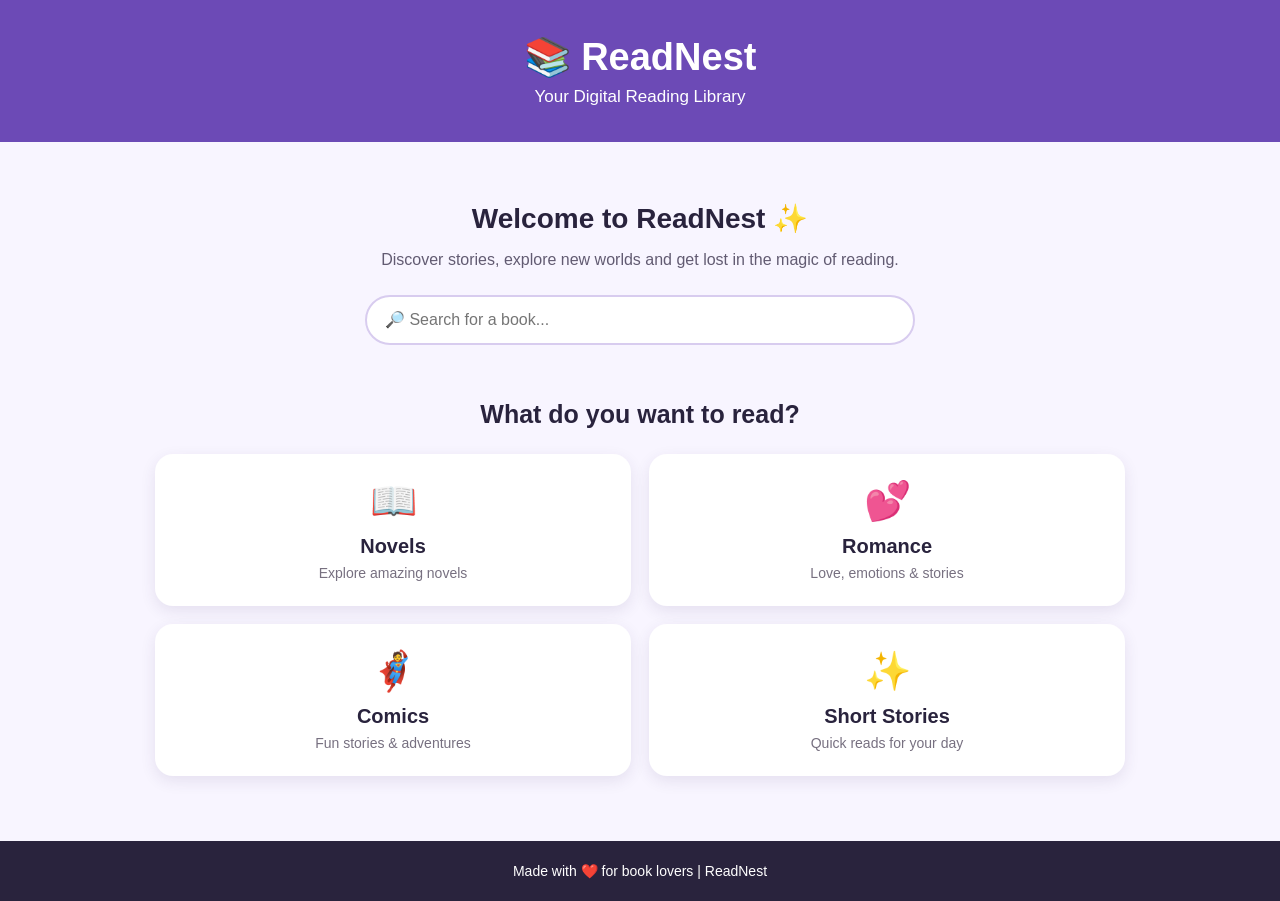
<file: index.html>
<!DOCTYPE html>
<!DOCTYPE html><html>
<head>
    <title>ReadNest - Digital Reading Library</title>
    <link rel="stylesheet" href="style.css">
</head><body><header>
    <h1>📚 ReadNest</h1>
    <p>Your Digital Reading Library</p>
</header>

<main>

    <section class="hero">
        <h2>Welcome to ReadNest ✨</h2>
        <p>Discover stories, explore new worlds and get lost in the magic of reading.</p>

        <input type="text" placeholder="🔎 Search for a book...">
    </section>

    <section class="categories">
        <h2>What do you want to read?</h2>

        <div class="category-container">

            <a href="novels.html" class="category">
                <span>📖</span>
                <h3>Novels</h3>
                <p>Explore amazing novels</p>
            </a>

            <a href="#" class="category">
                <span>💕</span>
                <h3>Romance</h3>
                <p>Love, emotions & stories</p>
            </a>

            <a href="#" class="category">
                <span>🦸</span>
                <h3>Comics</h3>
                <p>Fun stories & adventures</p>
            </a>

            <a href="#" class="category">
                <span>✨</span>
                <h3>Short Stories</h3>
                <p>Quick reads for your day</p>
            </a>

        </div>
    </section>

</main>

<footer>
    <p>Made with ❤️ for book lovers | ReadNest</p>
</footer>

</body>
</html>
</file>
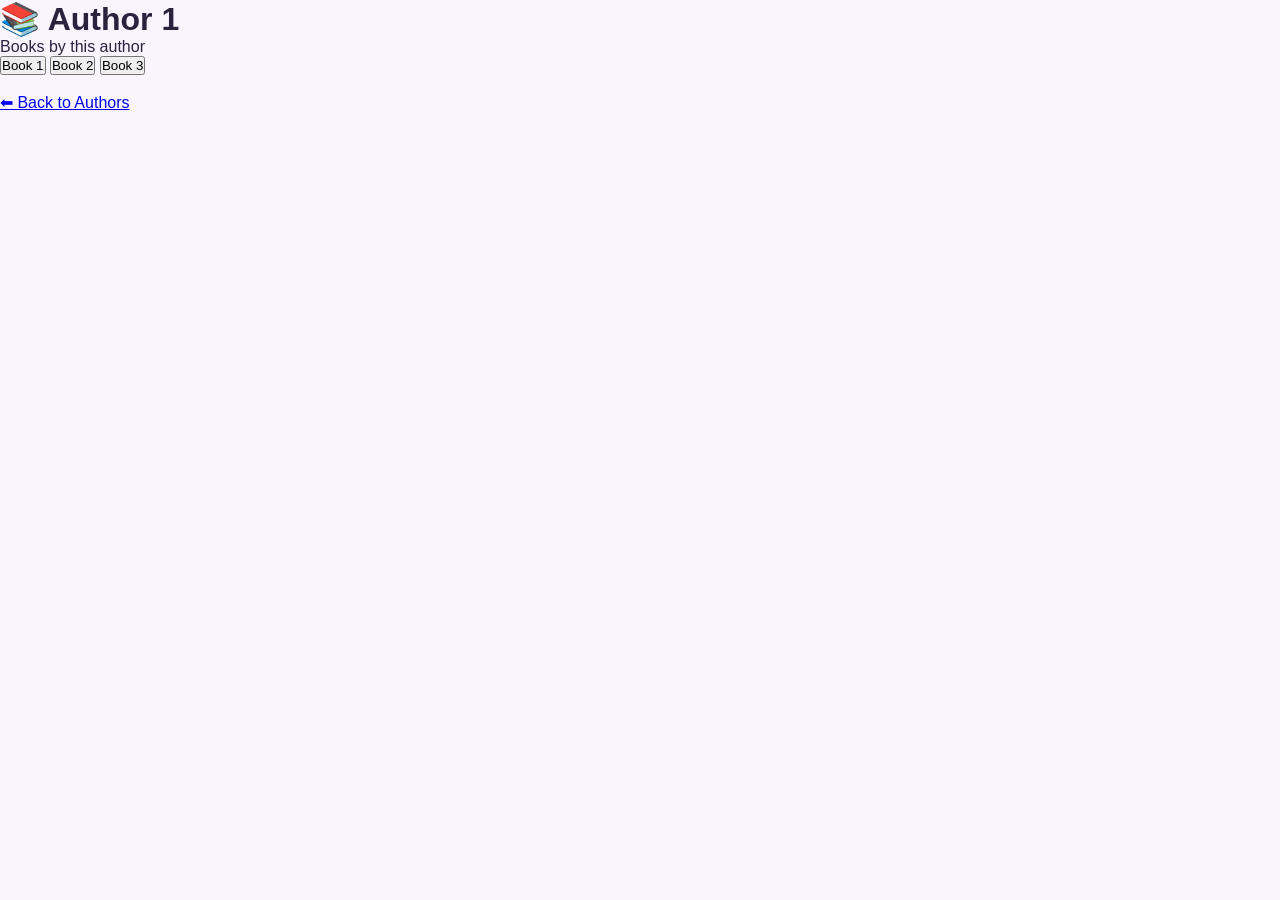
<file: author1.html>
<!DOCTYPE html>
<html>
<head>
    <title>ReadNest - Author</title>
    <link rel="stylesheet" href="style.css">
</head>

<body>

    <h1>📚 Author 1</h1>

    <p>Books by this author</p>

    <div>
        <button>Book 1</button>
        <button>Book 2</button>
        <button>Book 3</button>
    </div>

    <br>

    <a href="novels.html">⬅ Back to Authors</a>

</body>
</html>
</file>
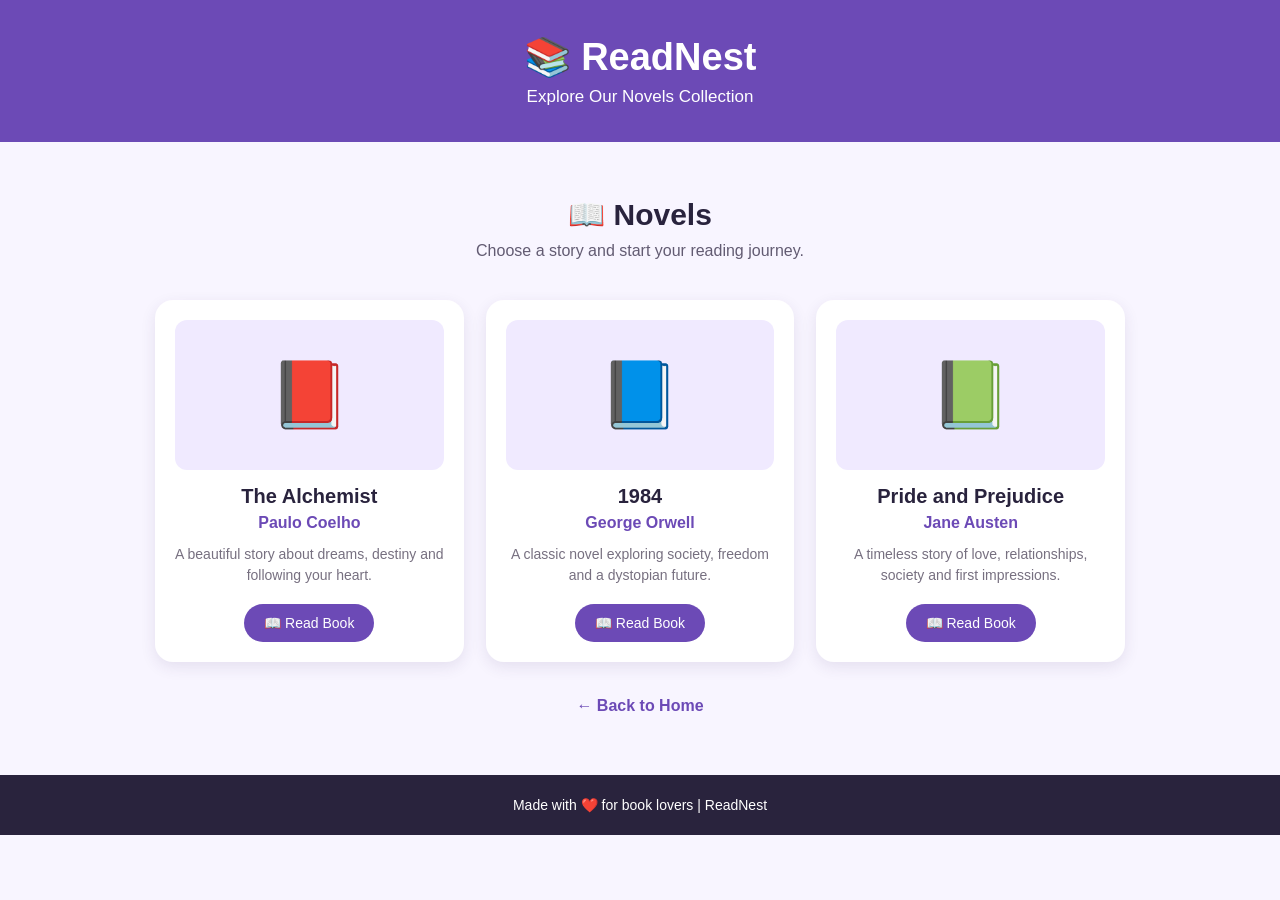
<file: novels.html>
<!DOCTYPE html><html>
<head>
    <title>ReadNest - Novels</title>
    <link rel="stylesheet" href="style.css">
</head><body><header>
    <h1>📚 ReadNest</h1>
    <p>Explore Our Novels Collection</p>
</header>

<main>

    <div class="page-intro">
        <h2>📖 Novels</h2>
        <p>Choose a story and start your reading journey.</p>
    </div>

    <section class="book-container">

        <div class="book-card">
            <div class="book-cover">📕</div>
            <h3>The Alchemist</h3>
            <p class="author">Paulo Coelho</p>
            <p>A beautiful story about dreams, destiny and following your heart.</p>
            <button>📖 Read Book</button>
        </div>

        <div class="book-card">
            <div class="book-cover">📘</div>
            <h3>1984</h3>
            <p class="author">George Orwell</p>
            <p>A classic novel exploring society, freedom and a dystopian future.</p>
            <button>📖 Read Book</button>
        </div>

        <div class="book-card">
            <div class="book-cover">📗</div>
            <h3>Pride and Prejudice</h3>
            <p class="author">Jane Austen</p>
            <p>A timeless story of love, relationships, society and first impressions.</p>
            <a href="read.html"><button>📖 Read Book</button></a>
        </div>

    </section>

    <div class="back-home">
        <a href="index.html">← Back to Home</a>
    </div>

</main>

<footer>
    <p>Made with ❤️ for book lovers | ReadNest</p>
</footer>

</body>
</html>
</file>
<file: style.css>
* {
  margin: 0;
  padding: 0;
  box-sizing: border-box;
  }

body {
font-family: Arial, sans-serif;
background: #f8f5ff;
color: #29233d;
}

/* Header */

header {
text-align: center;
padding: 35px 15px;
background: #6c4ab6;
color: white;
}

header h1 {
font-size: 38px;
margin-bottom: 8px;
}

header p {
font-size: 17px;
}

/* Main */

main {
max-width: 1000px;
margin: auto;
padding: 25px 15px;
}

/* Hero Section */

.hero {
text-align: center;
padding: 35px 15px;
}

.hero h2 {
font-size: 28px;
margin-bottom: 12px;
}

.hero p {
max-width: 600px;
margin: 0 auto 22px;
line-height: 1.6;
color: #625b72;
}

/* Search */

.hero input {
width: 90%;
max-width: 550px;
padding: 14px 18px;
border: 2px solid #d8ccef;
border-radius: 30px;
font-size: 16px;
outline: none;
background: white;
}

.hero input:focus {
border-color: #6c4ab6;
}

/* Categories */

.categories {
text-align: center;
padding: 20px 0 40px;
}

.categories h2 {
margin-bottom: 25px;
font-size: 25px;
}

.category-container {
display: grid;
grid-template-columns: repeat(2, 1fr);
gap: 18px;
}

.category {
background: white;
padding: 25px 15px;
border-radius: 18px;
text-decoration: none;
color: #29233d;
box-shadow: 0 5px 15px rgba(60, 40, 100, 0.10);
transition: 0.3s;
}

.category:hover {
transform: translateY(-5px);
box-shadow: 0 8px 20px rgba(60, 40, 100, 0.18);
}

.category span {
font-size: 38px;
}

.category h3 {
margin: 12px 0 7px;
font-size: 20px;
}

.category p {
font-size: 14px;
color: #777080;
}

/* Footer */

footer {
text-align: center;
padding: 22px 10px;
background: #29233d;
color: white;
font-size: 14px;
}

/* Mobile */

@media (max-width: 500px) {

header h1 {
    font-size: 32px;
}

.hero h2 {
    font-size: 24px;
}

.category-container {
    grid-template-columns: 1fr;
  
}

}
/* Novels Page */

.page-intro {
text-align: center;
padding: 30px 10px;
}

.page-intro h2 {
font-size: 30px;
margin-bottom: 10px;
}

.page-intro p {
color: #625b72;
}

/* Book Cards */

.book-container {
display: grid;
grid-template-columns: repeat(3, 1fr);
gap: 22px;
padding: 10px 0 35px;
}

.book-card {
background: white;
padding: 20px;
border-radius: 18px;
text-align: center;
box-shadow: 0 5px 15px rgba(60, 40, 100, 0.10);
transition: 0.3s;
}

.book-card:hover {
transform: translateY(-6px);
box-shadow: 0 10px 25px rgba(60, 40, 100, 0.18);
}

.book-cover {
height: 150px;
display: flex;
align-items: center;
justify-content: center;
font-size: 65px;
background: #f0eaff;
border-radius: 12px;
margin-bottom: 15px;
}

.book-card h3 {
font-size: 20px;
margin-bottom: 6px;
}

.book-card .author {
color: #6c4ab6;
font-weight: bold;
margin-bottom: 12px;
}

.book-card > p:not(.author) {
font-size: 14px;
line-height: 1.5;
color: #777080;
margin-bottom: 18px;
}

/* Read Button */

.book-card button {
border: none;
background: #6c4ab6;
color: white;
padding: 11px 20px;
border-radius: 25px;
font-size: 14px;
cursor: pointer;
}

.book-card button:hover {
background: #51358d;
}

/* Back Home */

.back-home {
text-align: center;
margin-bottom: 35px;
}

.back-home a {
text-decoration: none;
color: #6c4ab6;
font-weight: bold;
}

/* Mobile Book Layout */

@media (max-width: 700px) {

.book-container {
    grid-template-columns: 1fr;
}

}
/* PDF Reader */

.reader {
text-align: center;
padding: 30px 10px 50px;
}

.reader h2 {
font-size: 28px;
margin-bottom: 6px;
}

.reader .author {
color: #6c4ab6;
font-weight: bold;
margin-bottom: 25px;
}

.pdf-box {
width: 100%;
max-width: 850px;
margin: auto;
background: white;
padding: 10px;
border-radius: 15px;
box-shadow: 0 5px 18px rgba(60, 40, 100, 0.12);
}

.pdf-box iframe {
display: block;
border: none;
border-radius: 10px;
}

.back-button {
display: inline-block;
margin-top: 25px;
padding: 11px 22px;
background: #6c4ab6;
color: white;
text-decoration: none;
border-radius: 25px;
}
</file>
